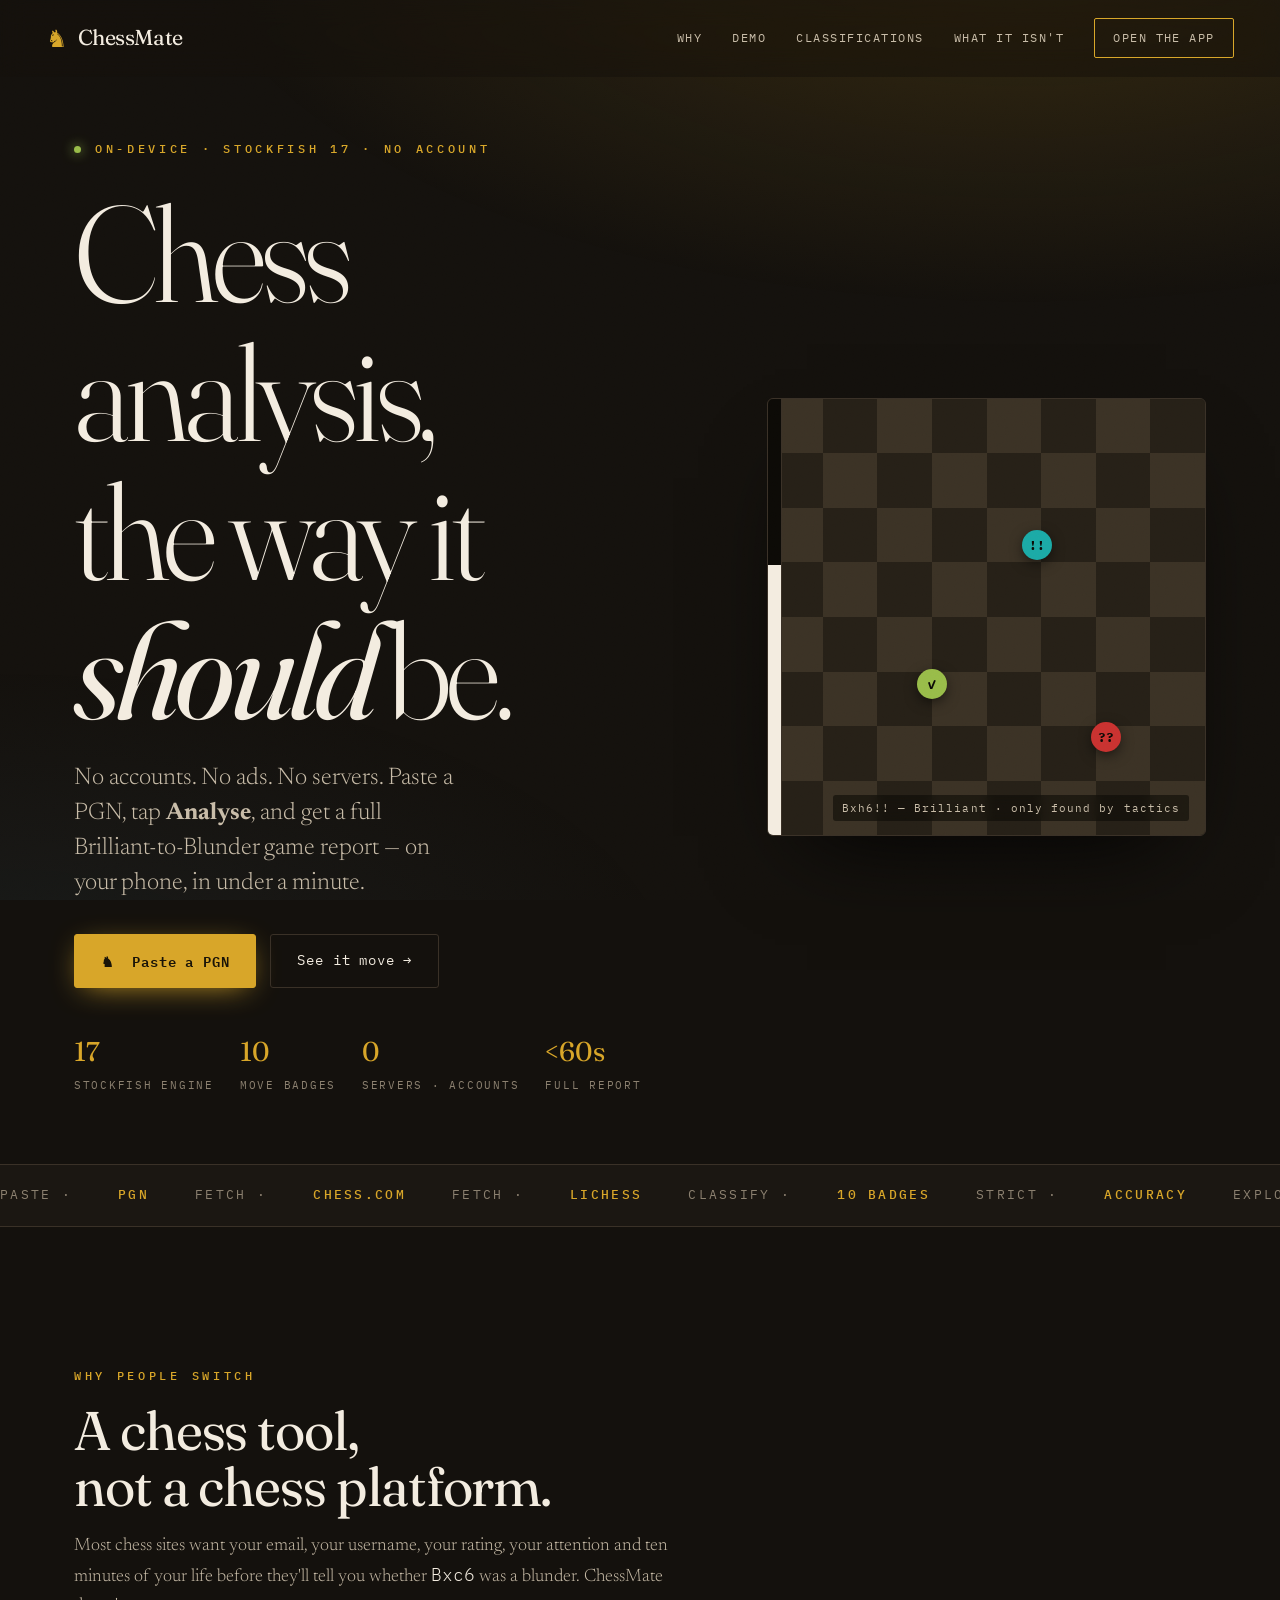
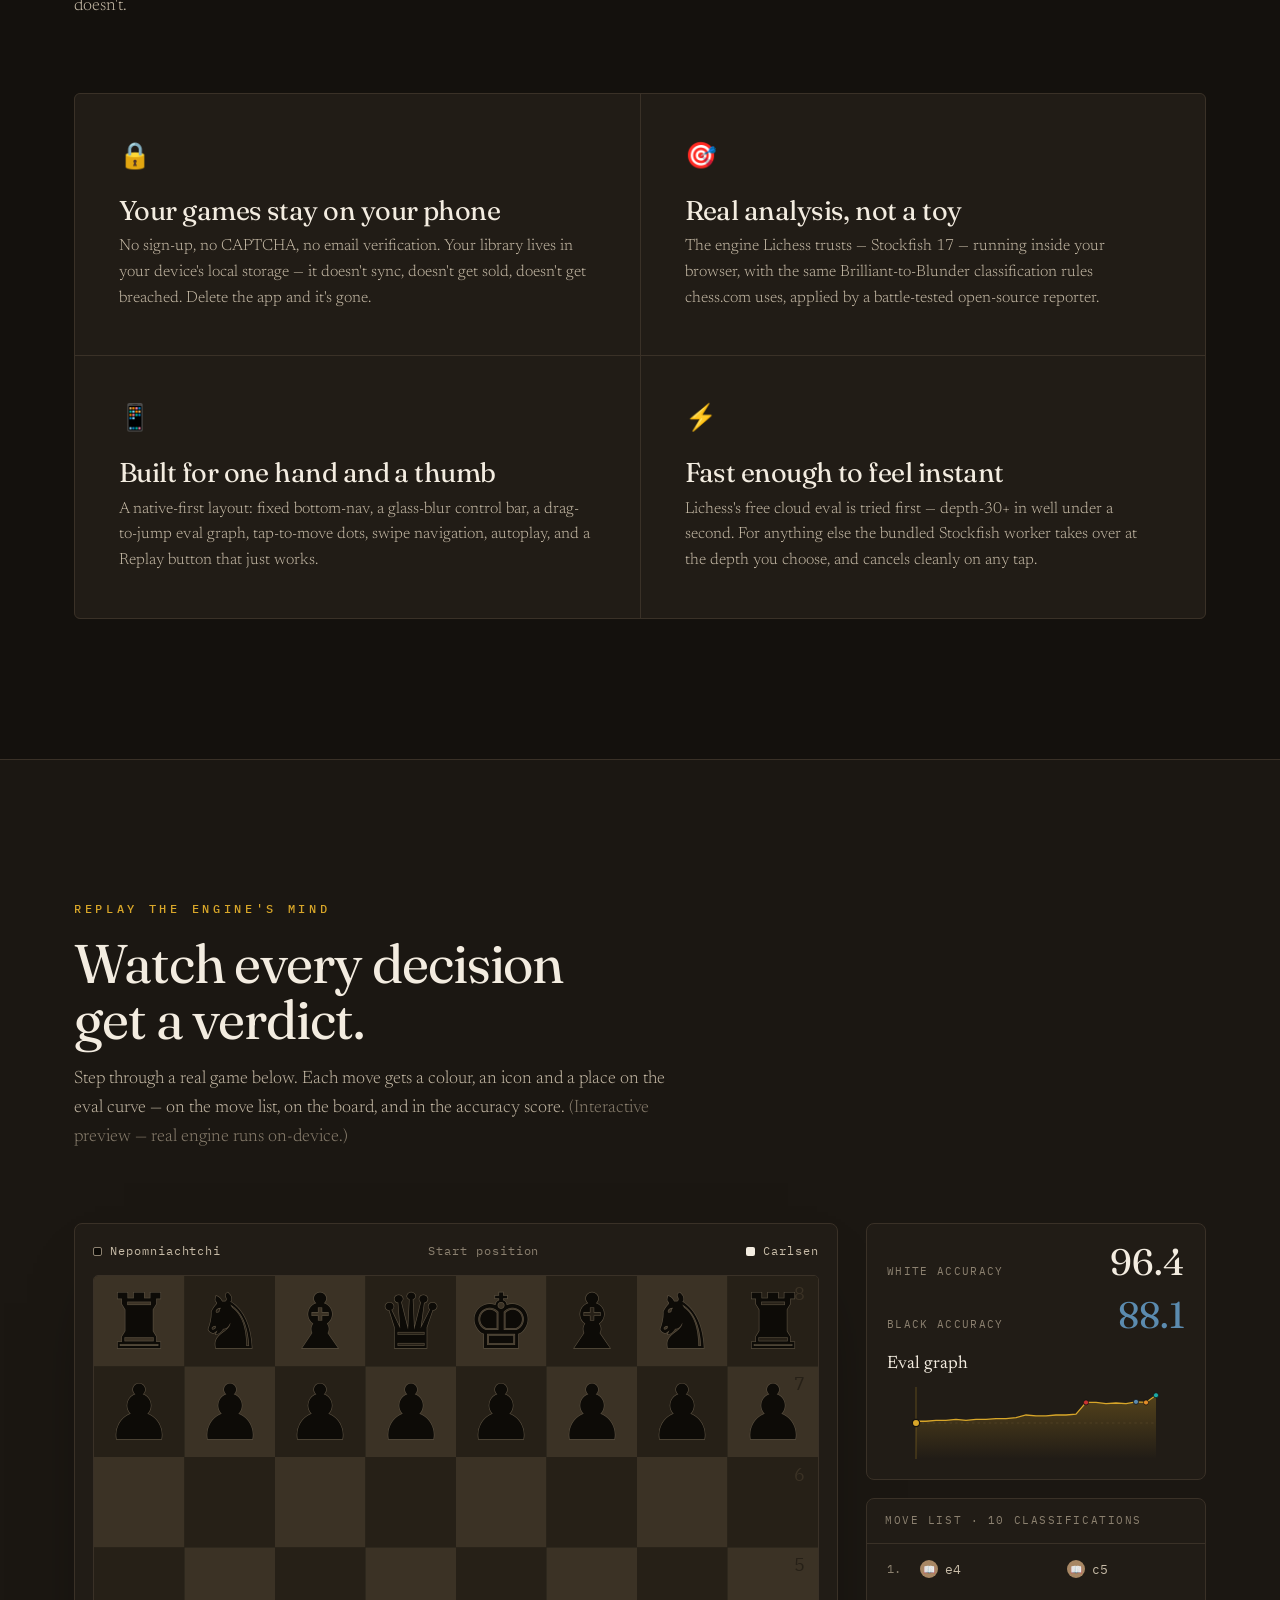
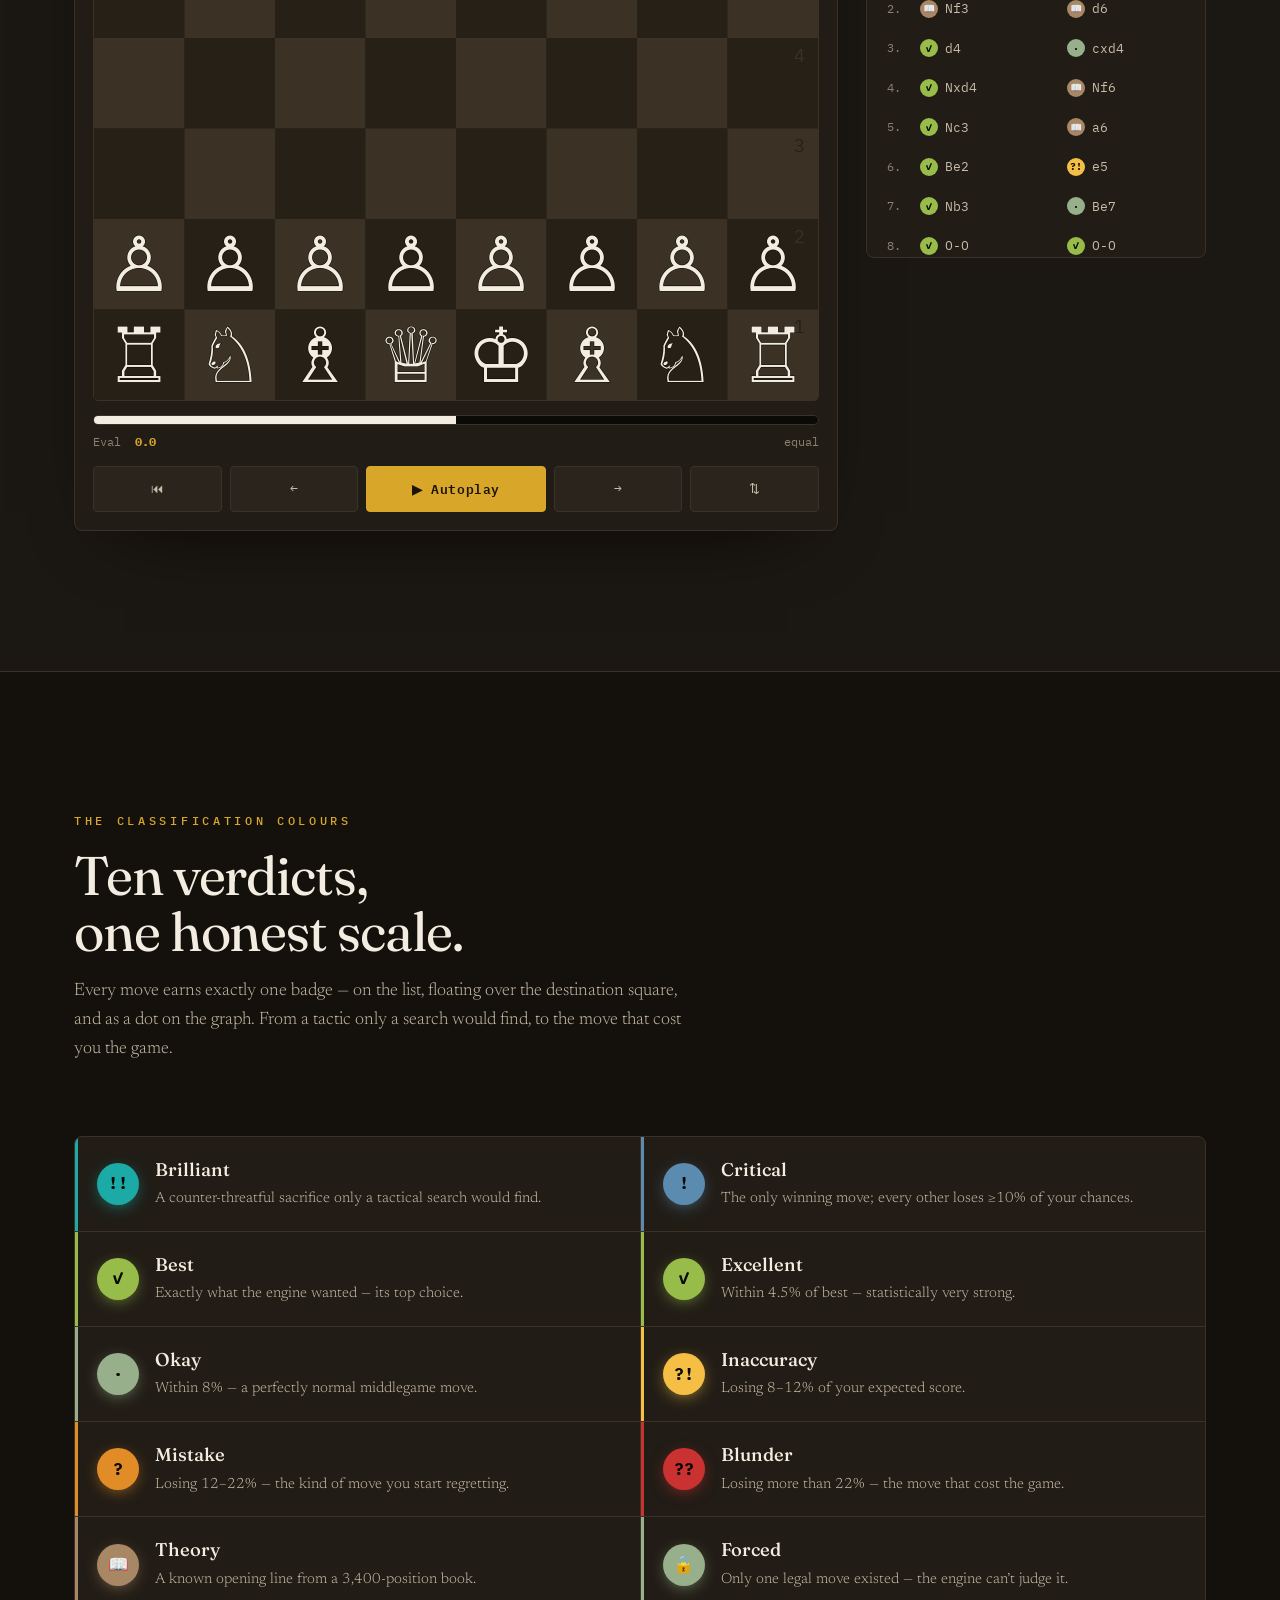
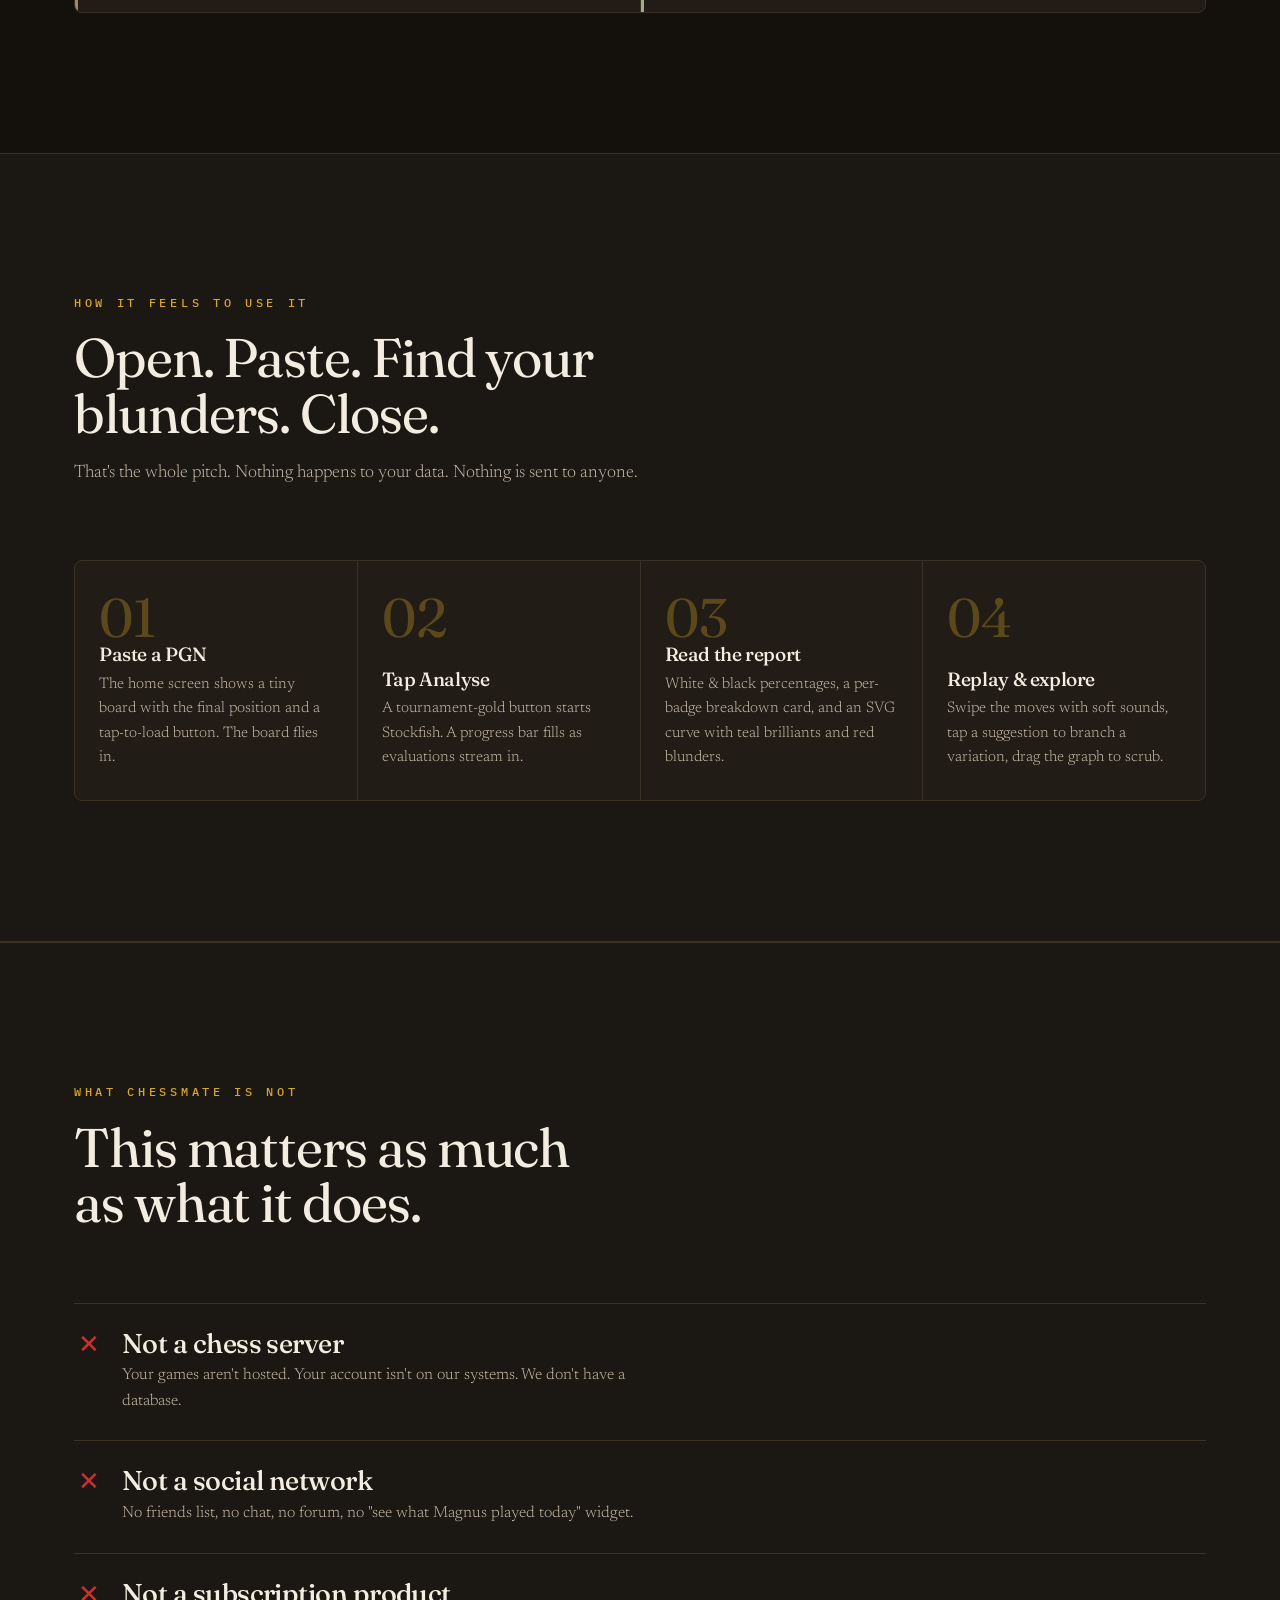
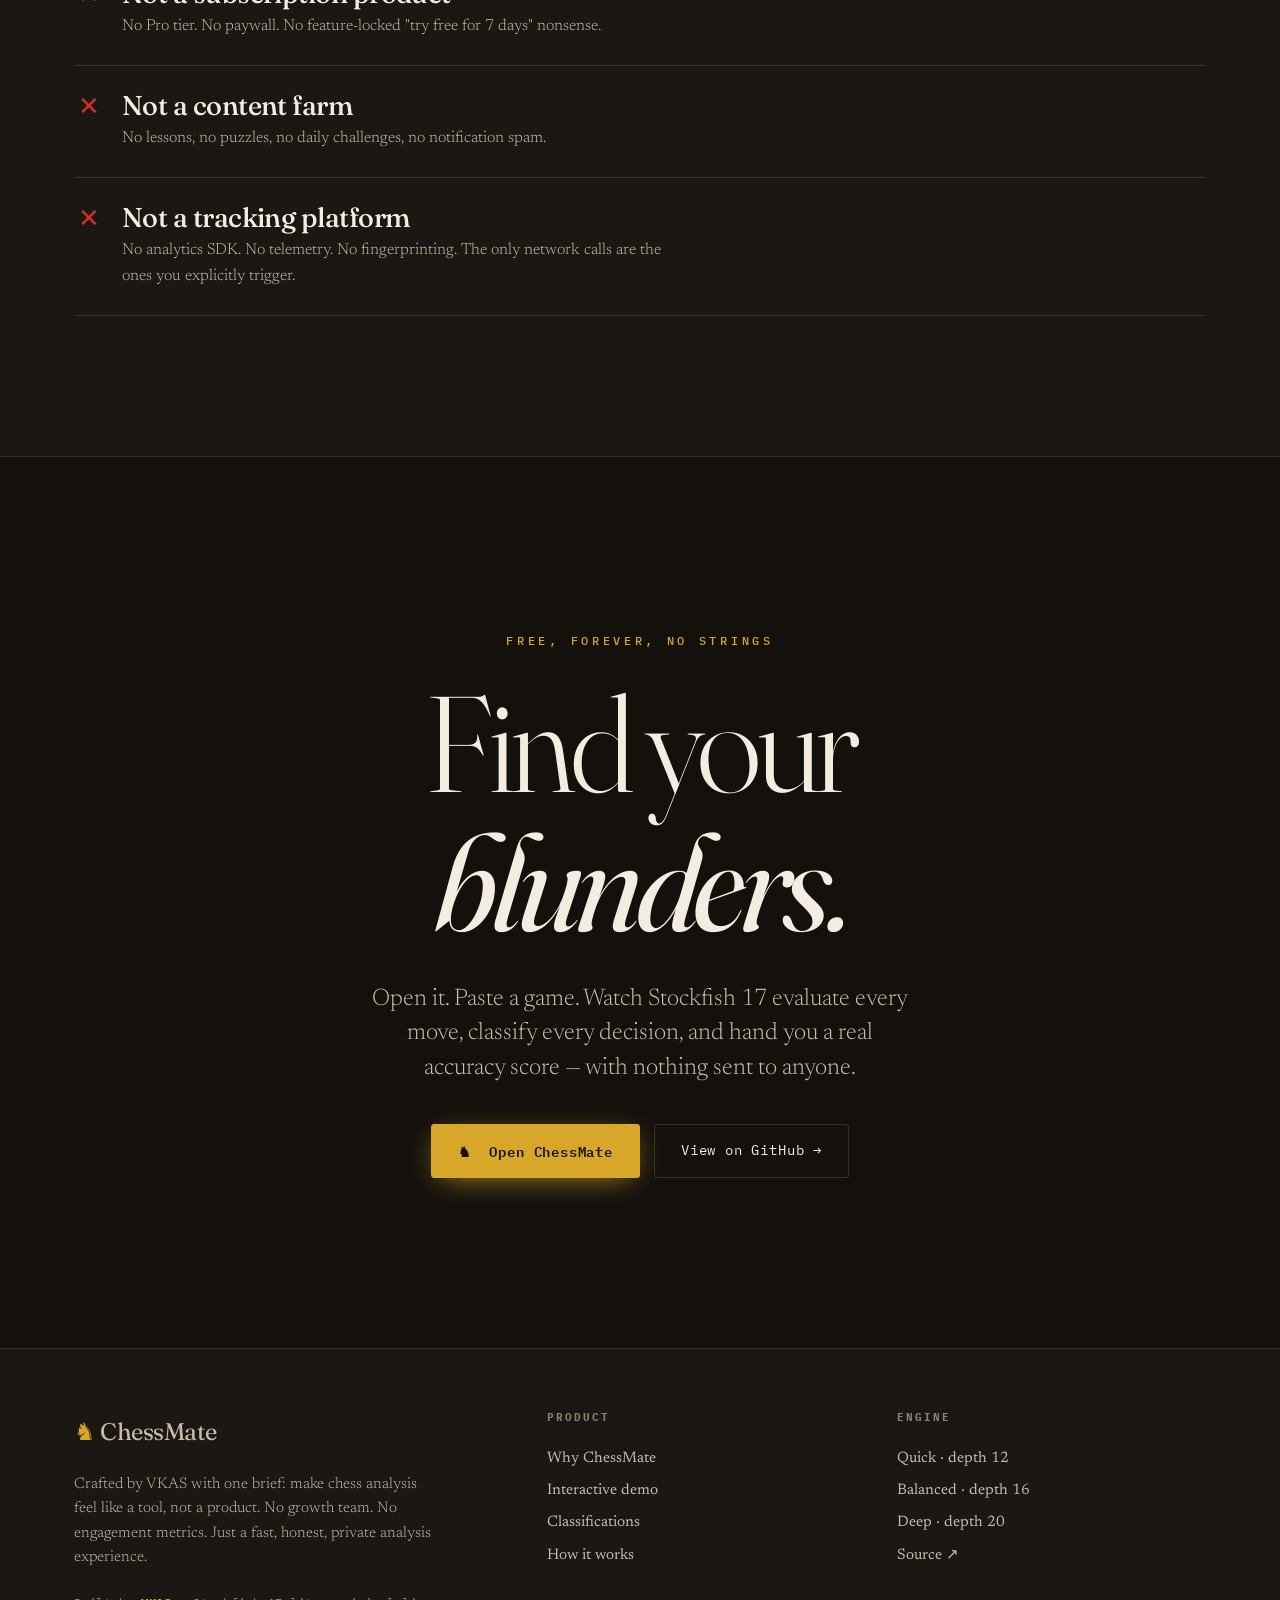
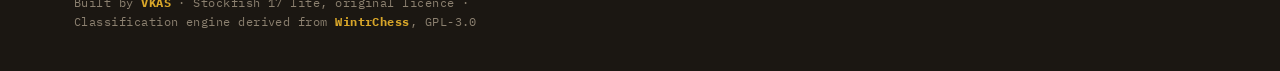
<file: index.html>
<!DOCTYPE html>
<html lang="en">
<head>
<meta charset="UTF-8" />
<meta name="viewport" content="width=device-width, initial-scale=1, viewport-fit=cover" />
<title>ChessMate — Chess analysis, the way it should be</title>
<meta name="description" content="Paste a PGN, tap Analyse, get a full Brilliant-to-Blunder game report powered by Stockfish 17 — on your phone, in under a minute. No accounts. No ads. No servers." />
<meta name="theme-color" content="#14110d" />
<meta property="og:title" content="ChessMate — a chess tool, not a chess platform" />
<meta property="og:description" content="Stockfish 17 in your browser. Real accuracy, ten move classifications, full game report. Runs entirely on-device. Free, forever." />
<link rel="icon" href="data:image/svg+xml,%3Csvg xmlns='http://www.w3.org/2000/svg' viewBox='0 0 32 32'%3E%3Ctext y='26' font-size='26'%3E%E2%99%9E%3C/text%3E%3C/svg%3E" />
<link rel="stylesheet" href="styles.css" />
</head>
<body>

<!-- ░░░ NAV ░░░ -->
<nav class="nav" id="nav">
  <a class="brand" href="#top"><span class="knight">♞</span> ChessMate</a>
  <div class="nav-links">
    <a href="#why">Why</a>
    <a href="#demo">Demo</a>
    <a href="#legend">Classifications</a>
    <a href="#not">What it isn't</a>
    <a class="nav-cta" href="./app.html">Open the app</a>
  </div>
</nav>

<!-- ░░░ HERO ░░░ -->
<header class="hero" id="top">
  <div class="wrap">
    <div>
      <div class="hero-tag reveal in">
        <span class="dot"></span>
        <span class="eyebrow">On-device · Stockfish 17 · No account</span>
      </div>
      <h1 class="display reveal in" data-d="1">Chess analysis,<br />the way it <em>should</em> be.</h1>
      <p class="lead sub reveal in" data-d="2">No accounts. No ads. No servers. Paste a PGN, tap <b>Analyse</b>, and get a full Brilliant-to-Blunder game report — on your phone, in under a minute.</p>
      <div class="hero-actions reveal in" data-d="3">
        <a class="btn btn-gold" href="./app.html">♞ &nbsp;Paste a PGN</a>
        <a class="btn btn-ghost" href="#demo">See it move →</a>
      </div>
      <div class="hero-meta reveal in" data-d="4">
        <div><span class="k">17</span><span class="v">Stockfish engine</span></div>
        <div><span class="k">10</span><span class="v">Move badges</span></div>
        <div><span class="k">0</span><span class="v">Servers · accounts</span></div>
        <div><span class="k">&lt;60s</span><span class="v">Full report</span></div>
      </div>
    </div>

    <!-- decorative board -->
    <div class="hero-board reveal in" data-d="2" aria-hidden="true">
      <div class="hb-grid" id="hbGrid"></div>
      <div class="hb-eval"></div>
      <div class="hb-badge" style="left:58%;top:30%;background:var(--c-brilliant);animation-delay:.6s">!!</div>
      <div class="hb-badge" style="left:34%;top:62%;background:var(--c-best);animation-delay:.9s">✓</div>
      <div class="hb-badge" style="left:74%;top:74%;background:var(--c-blunder);animation-delay:1.2s">??</div>
      <span class="hero-cap">Bxh6!! — Brilliant · only found by tactics</span>
    </div>
  </div>
</header>

<!-- ░░░ STRIP ░░░ -->
<div class="strip" aria-hidden="true">
  <div class="strip-track">
    <span>
      <span>Paste · <b>PGN</b></span><span>Fetch · <b>Chess.com</b></span><span>Fetch · <b>Lichess</b></span>
      <span>Classify · <b>10 badges</b></span><span>Strict · <b>accuracy</b></span><span>Explore · <b>variations</b></span>
      <span>Save · <b>IndexedDB</b></span><span>Install · <b>PWA</b></span><span>Private · <b>by default</b></span>
    </span>
    <span>
      <span>Paste · <b>PGN</b></span><span>Fetch · <b>Chess.com</b></span><span>Fetch · <b>Lichess</b></span>
      <span>Classify · <b>10 badges</b></span><span>Strict · <b>accuracy</b></span><span>Explore · <b>variations</b></span>
      <span>Save · <b>IndexedDB</b></span><span>Install · <b>PWA</b></span><span>Private · <b>by default</b></span>
    </span>
  </div>
</div>

<!-- ░░░ WHY ░░░ -->
<section id="why">
  <div class="wrap">
    <div class="sec-head reveal">
      <span class="eyebrow">Why people switch</span>
      <h2>A chess tool,<br/>not a chess platform.</h2>
      <p>Most chess sites want your email, your username, your rating, your attention and ten minutes of your life before they'll tell you whether <span class="mono" style="color:var(--ink)">Bxc6</span> was a blunder. ChessMate doesn't.</p>
    </div>
    <div class="why-grid reveal">
      <div class="why"><span class="ic">🔒</span><h3>Your games stay on your phone</h3><p>No sign-up, no CAPTCHA, no email verification. Your library lives in your device's local storage — it doesn't sync, doesn't get sold, doesn't get breached. Delete the app and it's gone.</p></div>
      <div class="why"><span class="ic">🎯</span><h3>Real analysis, not a toy</h3><p>The engine Lichess trusts — Stockfish 17 — running inside your browser, with the same Brilliant-to-Blunder classification rules chess.com uses, applied by a battle-tested open-source reporter.</p></div>
      <div class="why"><span class="ic">📱</span><h3>Built for one hand and a thumb</h3><p>A native-first layout: fixed bottom-nav, a glass-blur control bar, a drag-to-jump eval graph, tap-to-move dots, swipe navigation, autoplay, and a Replay button that just works.</p></div>
      <div class="why"><span class="ic">⚡</span><h3>Fast enough to feel instant</h3><p>Lichess's free cloud eval is tried first — depth-30+ in well under a second. For anything else the bundled Stockfish worker takes over at the depth you choose, and cancels cleanly on any tap.</p></div>
    </div>
  </div>
</section>

<!-- ░░░ DEMO ░░░ -->
<section class="demo" id="demo">
  <div class="wrap">
    <div class="sec-head reveal">
      <span class="eyebrow">Replay the engine's mind</span>
      <h2>Watch every decision<br/>get a verdict.</h2>
      <p>Step through a real game below. Each move gets a colour, an icon and a place on the eval curve — on the move list, on the board, and in the accuracy score. <span class="muted">(Interactive preview — real engine runs on-device.)</span></p>
    </div>

    <div class="demo-shell reveal">
      <!-- BOARD -->
      <div class="board-card">
        <div class="board-top">
          <span class="player b"><span class="pc"></span>Nepomniachtchi</span>
          <span class="mono" id="moveLabel">Start position</span>
          <span class="player"><span class="pc"></span>Carlsen</span>
        </div>
        <div class="board"><svg id="boardSvg" viewBox="0 0 800 800" role="img" aria-label="Chess board"></svg></div>

        <div class="evalbar"><div class="white" id="evalWhite" style="width:50%"></div></div>
        <div class="eval-readout">
          <span>Eval&nbsp; <b id="evalNum">0.0</b></span>
          <span id="evalSide">equal</span>
        </div>

        <div class="controls">
          <button class="ctrl" id="btnStart" aria-label="First move">⏮</button>
          <button class="ctrl" id="btnPrev" aria-label="Previous">←</button>
          <button class="ctrl play" id="btnPlay">▶ Autoplay</button>
          <button class="ctrl" id="btnNext" aria-label="Next">→</button>
          <button class="ctrl" id="btnFlip" aria-label="Flip board">⇅</button>
        </div>
      </div>

      <!-- SIDE -->
      <div class="side">
        <div class="acc-card">
          <div class="acc-row">
            <div><div class="lab">White accuracy</div></div>
            <div class="num w">96.4</div>
          </div>
          <div class="acc-row">
            <div><div class="lab">Black accuracy</div></div>
            <div class="num bk">88.1</div>
          </div>
          <div class="lab" style="margin-bottom:8px">Eval graph</div>
          <svg id="graphSvg" viewBox="0 0 300 90" style="width:100%;height:72px;cursor:crosshair" role="img" aria-label="Evaluation graph"></svg>
        </div>

        <div class="move-card">
          <div class="mc-head">Move list · 10 classifications</div>
          <div class="movelist" id="movelist"></div>
        </div>
      </div>
    </div>
  </div>
</section>

<!-- ░░░ LEGEND ░░░ -->
<section id="legend">
  <div class="wrap">
    <div class="sec-head reveal">
      <span class="eyebrow">The classification colours</span>
      <h2>Ten verdicts,<br/>one honest scale.</h2>
      <p>Every move earns exactly one badge — on the list, floating over the destination square, and as a dot on the graph. From a tactic only a search would find, to the move that cost you the game.</p>
    </div>
    <div class="legend-grid reveal" id="legendGrid"></div>
  </div>
</section>

<!-- ░░░ FLOW ░░░ -->
<section class="demo" id="flow">
  <div class="wrap">
    <div class="sec-head reveal">
      <span class="eyebrow">How it feels to use it</span>
      <h2>Open. Paste. Find your blunders. Close.</h2>
      <p>That's the whole pitch. Nothing happens to your data. Nothing is sent to anyone.</p>
    </div>
    <div class="flow reveal">
      <div class="step"><span class="n">01</span><h3>Paste a PGN</h3><p>The home screen shows a tiny board with the final position and a tap-to-load button. The board flies in.</p></div>
      <div class="step"><span class="n">02</span><h3>Tap Analyse</h3><p>A tournament-gold button starts Stockfish. A progress bar fills as evaluations stream in.</p></div>
      <div class="step"><span class="n">03</span><h3>Read the report</h3><p>White & black percentages, a per-badge breakdown card, and an SVG curve with teal brilliants and red blunders.</p></div>
      <div class="step"><span class="n">04</span><h3>Replay & explore</h3><p>Swipe the moves with soft sounds, tap a suggestion to branch a variation, drag the graph to scrub.</p></div>
    </div>
  </div>
</section>

<!-- ░░░ WHAT IT'S NOT ░░░ -->
<section class="not-sec" id="not">
  <div class="wrap">
    <div class="sec-head reveal">
      <span class="eyebrow">What ChessMate is not</span>
      <h2>This matters as much<br/>as what it does.</h2>
    </div>
    <div class="not-list reveal">
      <div class="not-item"><span class="x">✕</span><div><h3>Not a chess server</h3><p>Your games aren't hosted. Your account isn't on our systems. We don't have a database.</p></div></div>
      <div class="not-item"><span class="x">✕</span><div><h3>Not a social network</h3><p>No friends list, no chat, no forum, no "see what Magnus played today" widget.</p></div></div>
      <div class="not-item"><span class="x">✕</span><div><h3>Not a subscription product</h3><p>No Pro tier. No paywall. No feature-locked "try free for 7 days" nonsense.</p></div></div>
      <div class="not-item"><span class="x">✕</span><div><h3>Not a content farm</h3><p>No lessons, no puzzles, no daily challenges, no notification spam.</p></div></div>
      <div class="not-item"><span class="x">✕</span><div><h3>Not a tracking platform</h3><p>No analytics SDK. No telemetry. No fingerprinting. The only network calls are the ones you explicitly trigger.</p></div></div>
    </div>
  </div>
</section>

<!-- ░░░ CTA ░░░ -->
<section class="cta" id="cta">
  <div class="wrap reveal">
    <span class="eyebrow">Free, forever, no strings</span>
    <h2 class="display">Find your<br/><em>blunders.</em></h2>
    <p class="lead">Open it. Paste a game. Watch Stockfish 17 evaluate every move, classify every decision, and hand you a real accuracy score — with nothing sent to anyone.</p>
    <div class="hero-actions" style="justify-content:center">
      <a class="btn btn-gold" href="./app.html">♞ &nbsp;Open ChessMate</a>
      <a class="btn btn-ghost" href="https://github.com/vkas-testacc/webpage-demo" target="_blank" rel="noopener">View on GitHub →</a>
    </div>
  </div>
</section>

<!-- ░░░ FOOTER ░░░ -->
<footer class="footer">
  <div class="wrap">
    <div>
      <a class="brand" href="#top" style="font-size:1.5rem;margin-bottom:18px"><span class="knight">♞</span> ChessMate</a>
      <p class="colofon">Crafted by VKAS with one brief: make chess analysis feel like a tool, not a product. No growth team. No engagement metrics. Just a fast, honest, private analysis experience.</p>
      <p class="credit">Built by <b>VKAS</b> · Stockfish 17 lite, original licence · Classification engine derived from <b>WintrChess</b>, GPL-3.0</p>
    </div>
    <div>
      <h4>Product</h4>
      <a href="#why">Why ChessMate</a>
      <a href="#demo">Interactive demo</a>
      <a href="#legend">Classifications</a>
      <a href="#flow">How it works</a>
    </div>
    <div>
      <h4>Engine</h4>
      <a href="#">Quick · depth 12</a>
      <a href="#">Balanced · depth 16</a>
      <a href="#">Deep · depth 20</a>
      <a href="https://github.com/vkas-testacc/webpage-demo" target="_blank" rel="noopener">Source ↗</a>
    </div>
  </div>
</footer>

<script src="app.js"></script>
</body>
</html>
</file>
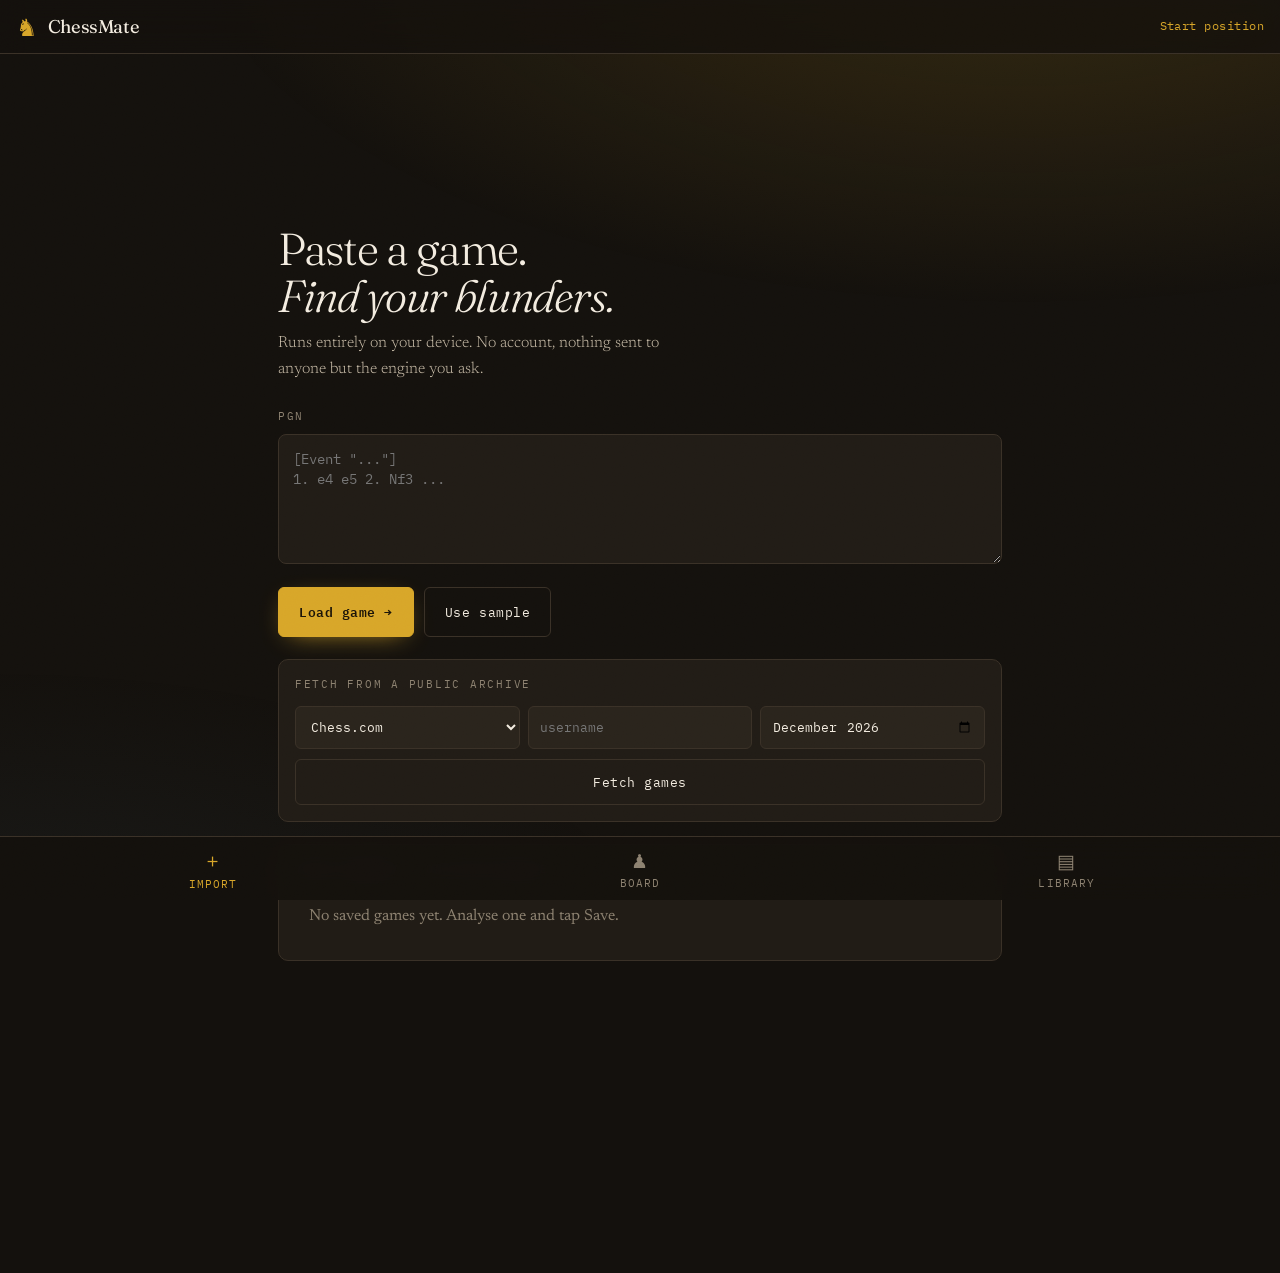
<file: app.html>
<!DOCTYPE html>
<html lang="en">
<head>
<meta charset="UTF-8" />
<meta name="viewport" content="width=device-width, initial-scale=1, maximum-scale=1, viewport-fit=cover" />
<title>ChessMate — Analysis</title>
<meta name="theme-color" content="#14110d" />
<link rel="manifest" href="./manifest.json" />
<link rel="icon" href="data:image/svg+xml,%3Csvg xmlns='http://www.w3.org/2000/svg' viewBox='0 0 32 32'%3E%3Ctext y='26' font-size='26'%3E%E2%99%9E%3C/text%3E%3C/svg%3E" />
<link rel="stylesheet" href="styles.css" />
<link rel="stylesheet" href="app.css" />
</head>
<body class="app">

<!-- top bar -->
<header class="appbar">
  <a class="brand" href="./index.html"><span class="knight">♞</span> ChessMate</a>
  <span class="appbar-tag mono" id="turnLabel">Start position</span>
</header>

<main class="app-main">

  <!-- ============ HOME / IMPORT ============ -->
  <section class="view active" id="view-home">
    <div class="pad">
      <h1 class="vh">Paste a game.<br/><em>Find your blunders.</em></h1>
      <p class="vsub">Runs entirely on your device. No account, nothing sent to anyone but the engine you ask.</p>

      <label class="fld-lab mono">PGN</label>
      <textarea id="pgnInput" class="pgn-input" placeholder="[Event &quot;...&quot;]&#10;1. e4 e5 2. Nf3 ..."></textarea>
      <div class="row">
        <button class="btn btn-gold" id="loadBtn">Load game →</button>
        <button class="btn btn-ghost" id="sampleBtn">Use sample</button>
      </div>

      <div class="card fetch-card">
        <div class="fetch-head mono">Fetch from a public archive</div>
        <div class="fetch-grid">
          <select id="fetchSrc" class="inp">
            <option value="chesscom">Chess.com</option>
            <option value="lichess">Lichess</option>
          </select>
          <input id="fetchUser" class="inp" placeholder="username" />
          <input id="fetchMonth" class="inp" type="month" />
        </div>
        <button class="btn btn-ghost full" id="fetchBtn">Fetch games</button>
        <div class="fetch-results" id="fetchResults" style="display:none"></div>
      </div>

      <div class="card">
        <div class="fetch-head mono">Your library · on this device</div>
        <div id="library"></div>
      </div>
    </div>
  </section>

  <!-- ============ BOARD / ANALYSIS ============ -->
  <section class="view" id="view-board">
    <div class="board-wrap">
      <div class="players">
        <span class="pl" id="pBlack">Black</span>
        <span class="ev mono"><b id="evalText">–</b></span>
        <span class="pl" id="pWhite">White</span>
      </div>
      <div class="board-row">
        <div class="evalbar"><div class="evalfill" id="evalFill" style="height:50%"></div></div>
        <div class="board-box"><svg id="board" viewBox="0 0 800 800" role="img" aria-label="Chess board"></svg></div>
      </div>

      <button class="alt-banner" id="altBanner" style="display:none">
        <span class="alt-ic">↪</span><span class="alt-txt">Engine preferred …</span><span class="alt-go mono">play it</span>
      </button>
    </div>

    <!-- analyse controls -->
    <div class="analyse-bar">
      <div class="str-pick">
        <button class="str" data-s="quick">Quick<span class="mono">d12</span></button>
        <button class="str" data-s="balanced">Balanced<span class="mono">d16</span></button>
        <button class="str" data-s="deep">Deep<span class="mono">d20</span></button>
      </div>
      <button class="btn btn-gold full" id="analyseBtn">Analyse game</button>
      <div class="progress" id="progress" style="display:none">
        <div class="prog-track"><div class="prog-fill" id="progFill"></div></div>
        <span class="mono prog-text" id="progText">Analysing…</span>
      </div>
    </div>

    <!-- report -->
    <div class="report" id="report" style="display:none">
      <div class="acc-grid">
        <div class="acc"><span class="acc-lab mono">White</span><span class="acc-num w" id="accW">–</span></div>
        <div class="acc"><span class="acc-lab mono">Accuracy</span><span class="acc-num mid">⌁</span></div>
        <div class="acc"><span class="acc-lab mono">Black</span><span class="acc-num b" id="accB">–</span></div>
      </div>
      <div class="bd-grid">
        <div class="bd" id="bdW"></div>
        <div class="bd-lab mono">per-badge</div>
        <div class="bd" id="bdB"></div>
      </div>
    </div>

    <!-- eval graph -->
    <div class="graph-card">
      <div class="fetch-head mono">Eval graph · drag to scrub</div>
      <svg id="graph" viewBox="0 0 300 80" role="img" aria-label="Evaluation graph"></svg>
    </div>

    <!-- move list -->
    <div class="movecard">
      <div class="fetch-head mono">Moves</div>
      <div class="movelist" id="movelist"></div>
    </div>
  </section>

  <!-- ============ LIBRARY (full) ============ -->
  <section class="view" id="view-library">
    <div class="pad">
      <h1 class="vh">Library</h1>
      <p class="vsub">Saved on this device with full classifications. Tap to reopen, trash to forget.</p>
      <div class="card"><div id="library2"></div></div>
    </div>
  </section>

</main>

<!-- glass control bar (board view) -->
<div class="ctrlbar" id="ctrlbar">
  <button class="cbtn" id="cStart" title="Start">⏮</button>
  <button class="cbtn" id="cPrev" title="Prev">←</button>
  <button class="cbtn play" id="cPlay" title="Autoplay">▶</button>
  <button class="cbtn" id="cNext" title="Next">→</button>
  <button class="cbtn" id="cFlip" title="Flip">⇅</button>
  <button class="cbtn" id="arrowBtn" title="Arrows">⤳ off</button>
  <button class="cbtn" id="saveBtn" title="Save">💾</button>
  <button class="cbtn" id="shareBtn" title="Share">↗</button>
</div>

<!-- bottom nav -->
<nav class="bottomnav">
  <button class="tab active" data-view="home"><span>＋</span>Import</button>
  <button class="tab" data-view="board"><span>♟</span>Board</button>
  <button class="tab" data-view="library"><span>▤</span>Library</button>
</nav>

<!-- share sheet -->
<div class="sheet" id="shareSheet">
  <div class="sheet-inner">
    <div class="sheet-head"><b>Share</b><button id="shareClose">✕</button></div>
    <label class="fld-lab mono">FEN · current position</label>
    <textarea class="share-ta" id="shareFen" rows="2" readonly></textarea>
    <button class="btn btn-ghost full copy-btn" data-target="#shareFen">Copy FEN</button>
    <label class="fld-lab mono" style="margin-top:16px">PGN · full game + variations</label>
    <textarea class="share-ta" id="sharePgn" rows="5" readonly></textarea>
    <button class="btn btn-gold full copy-btn" data-target="#sharePgn">Copy PGN</button>
  </div>
</div>

<div class="toast" id="toast"></div>

<script type="module" src="app-main.js"></script>
</body>
</html>
</file>
<file: styles.css>
/* ============================================================
   ChessMate — design system
   Aesthetic: dark tournament hall + tournament gold
   Editorial serif display · mono instrument voice · grain
   ============================================================ */

@import url('https://fonts.googleapis.com/css2?family=Fraunces:ital,opsz,wght@0,9..144,300;0,9..144,400;0,9..144,500;0,9..144,600;1,9..144,400&family=Newsreader:ital@0;1&family=IBM+Plex+Mono:wght@400;500;600&display=swap');

:root{
  /* base — warm charcoal "board hall" */
  --bg:        #14110d;
  --bg-2:      #1b1712;
  --panel:     #211c16;
  --panel-2:   #2a241c;
  --line:      #3a3127;
  --ink:       #f3ece0;   /* bone */
  --ink-soft:  #c8bca8;
  --ink-dim:   #8c8170;
  --gold:      #d8a629;   /* tournament gold */
  --gold-deep: #b3851a;
  --gold-glow: rgba(216,166,41,.18);

  /* classification palette (from brief) */
  --c-brilliant:#1baaa6;
  --c-critical: #5b8baf;
  --c-best:     #98bc49;
  --c-okay:     #97af8b;
  --c-inacc:    #f4bf44;
  --c-mistake:  #e28c28;
  --c-blunder:  #c93230;
  --c-theory:   #a88764;

  --serif:'Fraunces',Georgia,serif;
  --read:'Newsreader',Georgia,serif;
  --mono:'IBM Plex Mono',ui-monospace,monospace;

  --maxw:1180px;
  --ease:cubic-bezier(.22,.61,.36,1);
}

*{box-sizing:border-box;margin:0;padding:0}
html{scroll-behavior:smooth;-webkit-text-size-adjust:100%}
body{
  background:var(--bg);
  color:var(--ink);
  font-family:var(--read);
  font-size:18px;line-height:1.6;
  -webkit-font-smoothing:antialiased;
  overflow-x:hidden;
  position:relative;
}

/* film grain overlay */
body::after{
  content:"";position:fixed;inset:0;pointer-events:none;z-index:9999;
  opacity:.05;mix-blend-mode:overlay;
  background-image:url("data:image/svg+xml,%3Csvg xmlns='http://www.w3.org/2000/svg' width='160' height='160'%3E%3Cfilter id='n'%3E%3CfeTurbulence type='fractalNoise' baseFrequency='.9' numOctaves='3'/%3E%3C/filter%3E%3Crect width='100%25' height='100%25' filter='url(%23n)'/%3E%3C/svg%3E");
}
/* soft top vignette + gold haze */
body::before{
  content:"";position:fixed;inset:0;pointer-events:none;z-index:0;
  background:
    radial-gradient(120% 80% at 80% -10%, var(--gold-glow), transparent 55%),
    radial-gradient(90% 60% at 0% 110%, rgba(91,139,175,.08), transparent 60%);
}

::selection{background:var(--gold);color:#1a1408}

a{color:inherit;text-decoration:none}
img,svg{display:block;max-width:100%}

.wrap{max-width:var(--maxw);margin:0 auto;padding:0 24px;position:relative;z-index:1}

/* ---------- type scale ---------- */
.eyebrow{
  font-family:var(--mono);font-size:.72rem;letter-spacing:.32em;
  text-transform:uppercase;color:var(--gold);font-weight:500;
}
h1,h2,h3{font-family:var(--serif);font-weight:400;line-height:1.02;letter-spacing:-.02em}
.display{
  font-size:clamp(3.2rem,11vw,8.5rem);font-weight:300;letter-spacing:-.04em;
}
.display em{font-style:italic;font-weight:400}
h2{font-size:clamp(2rem,5vw,3.4rem)}
h3{font-size:clamp(1.3rem,2.6vw,1.7rem)}
.lead{font-size:clamp(1.15rem,2.4vw,1.5rem);color:var(--ink-soft);font-weight:300;line-height:1.45}
.mono{font-family:var(--mono)}
.muted{color:var(--ink-dim)}

/* ============================================================
   NAV
   ============================================================ */
.nav{
  position:fixed;top:0;left:0;right:0;z-index:100;
  display:flex;align-items:center;justify-content:space-between;
  padding:18px clamp(20px,4vw,46px);
  background:rgba(20,17,13,.55);
  backdrop-filter:blur(14px) saturate(140%);
  -webkit-backdrop-filter:blur(14px) saturate(140%);
  border-bottom:1px solid transparent;transition:border-color .4s,background .4s;
}
.nav.scrolled{border-bottom-color:var(--line);background:rgba(20,17,13,.82)}
.brand{display:flex;align-items:center;gap:10px;font-family:var(--serif);font-size:1.35rem;letter-spacing:-.02em}
.brand .knight{color:var(--gold);font-size:1.5rem;line-height:1;transform:translateY(1px)}
.nav-links{display:flex;gap:30px;align-items:center}
.nav-links a{font-family:var(--mono);font-size:.78rem;letter-spacing:.12em;text-transform:uppercase;color:var(--ink-soft);transition:color .25s}
.nav-links a:hover{color:var(--gold)}
.nav-cta{
  font-family:var(--mono);font-size:.78rem;letter-spacing:.1em;text-transform:uppercase;
  border:1px solid var(--gold);color:var(--gold);padding:9px 18px;border-radius:2px;
  transition:.25s;
}
.nav-cta:hover{background:var(--gold);color:#1a1408}
@media(max-width:760px){.nav-links a:not(.nav-cta){display:none}}

/* ============================================================
   HERO
   ============================================================ */
.hero{
  min-height:100svh;display:flex;flex-direction:column;justify-content:center;
  padding:140px 0 70px;position:relative;overflow:hidden;
}
.hero .wrap{display:grid;grid-template-columns:1.25fr .85fr;gap:48px;align-items:center}
@media(max-width:920px){.hero .wrap{grid-template-columns:1fr;gap:36px}}

.hero-tag{display:flex;gap:14px;align-items:center;margin-bottom:26px}
.hero-tag .dot{width:7px;height:7px;border-radius:50%;background:var(--c-best);box-shadow:0 0 12px var(--c-best);animation:pulse 2.4s var(--ease) infinite}
@keyframes pulse{0%,100%{opacity:1}50%{opacity:.35}}

.hero h1{margin:6px 0 22px}
.hero .sub{max-width:30ch;margin-bottom:34px}
.hero-actions{display:flex;gap:14px;flex-wrap:wrap;align-items:center}

.btn{
  font-family:var(--mono);font-size:.85rem;letter-spacing:.06em;
  padding:15px 26px;border-radius:3px;cursor:pointer;border:1px solid var(--line);
  background:transparent;color:var(--ink);transition:.28s var(--ease);
  display:inline-flex;align-items:center;gap:9px;
}
.btn-gold{
  background:var(--gold);color:#1a1408;border-color:var(--gold);font-weight:600;
  box-shadow:0 6px 30px -10px var(--gold);
}
.btn-gold:hover{transform:translateY(-2px);box-shadow:0 14px 40px -12px var(--gold)}
.btn-ghost:hover{border-color:var(--gold);color:var(--gold)}

.hero-meta{display:flex;gap:26px;margin-top:42px;flex-wrap:wrap}
.hero-meta div{display:flex;flex-direction:column;gap:3px}
.hero-meta .k{font-family:var(--serif);font-size:1.7rem;color:var(--gold)}
.hero-meta .v{font-family:var(--mono);font-size:.68rem;letter-spacing:.16em;text-transform:uppercase;color:var(--ink-dim)}

/* hero visual — decorative board with a brilliancy */
.hero-board{
  position:relative;aspect-ratio:1;border-radius:6px;overflow:hidden;
  border:1px solid var(--line);
  box-shadow:0 40px 90px -40px #000, inset 0 0 0 1px rgba(255,255,255,.02);
  background:var(--panel);
}
.hb-grid{display:grid;grid-template-columns:repeat(8,1fr);grid-template-rows:repeat(8,1fr);width:100%;height:100%}
.hb-grid i{display:block}
.hb-grid i.l{background:#3b3225}
.hb-grid i.d{background:#262017}
.hb-badge{
  position:absolute;width:30px;height:30px;border-radius:50%;display:grid;place-items:center;
  font-family:var(--mono);font-weight:700;font-size:.82rem;color:#0c0a06;
  box-shadow:0 4px 16px -4px #000;transform:scale(0);animation:badgePop .6s var(--ease) forwards;
}
@keyframes badgePop{to{transform:scale(1)}}
.hb-eval{
  position:absolute;left:0;bottom:0;width:14px;height:100%;
  background:linear-gradient(to top,var(--ink) 0 62%, #0c0a06 62% 100%);
  border-right:1px solid var(--line);
}
.hero-cap{position:absolute;bottom:14px;right:16px;font-family:var(--mono);font-size:.66rem;letter-spacing:.1em;color:var(--ink-soft);background:rgba(12,10,6,.6);padding:5px 9px;border-radius:3px;backdrop-filter:blur(4px)}

/* ============================================================
   marquee strip
   ============================================================ */
.strip{border-block:1px solid var(--line);padding:16px 0;overflow:hidden;white-space:nowrap;background:var(--bg-2)}
.strip-track{display:inline-flex;gap:46px;animation:scroll 34s linear infinite;font-family:var(--mono);font-size:.8rem;letter-spacing:.18em;text-transform:uppercase;color:var(--ink-dim)}
.strip-track span{display:inline-flex;gap:46px}
.strip b{color:var(--gold);font-weight:500}
@keyframes scroll{to{transform:translateX(-50%)}}

/* ============================================================
   SECTION shells
   ============================================================ */
section{padding:clamp(72px,11vw,140px) 0;position:relative}
.sec-head{max-width:62ch;margin-bottom:clamp(40px,6vw,72px)}
.sec-head .eyebrow{display:block;margin-bottom:18px}
.sec-head p{margin-top:18px;color:var(--ink-soft);font-weight:300}

/* ---------- WHY / feature columns ---------- */
.why-grid{display:grid;grid-template-columns:repeat(2,1fr);gap:1px;background:var(--line);border:1px solid var(--line);border-radius:6px;overflow:hidden}
@media(max-width:760px){.why-grid{grid-template-columns:1fr}}
.why{background:var(--panel);padding:clamp(26px,4vw,44px);transition:background .3s}
.why:hover{background:var(--panel-2)}
.why .ic{font-size:1.6rem;margin-bottom:18px;display:block}
.why h3{margin-bottom:10px}
.why p{font-size:1rem;color:var(--ink-soft);font-weight:300}

/* ============================================================
   INTERACTIVE DEMO
   ============================================================ */
.demo{background:var(--bg-2);border-block:1px solid var(--line)}
.demo-shell{
  display:grid;grid-template-columns:minmax(0,1fr) 340px;gap:28px;align-items:start;
}
@media(max-width:920px){.demo-shell{grid-template-columns:1fr}}

.board-card{
  background:var(--panel);border:1px solid var(--line);border-radius:8px;padding:18px;
  box-shadow:0 30px 80px -50px #000;
}
.board-top{display:flex;justify-content:space-between;align-items:center;margin-bottom:14px;font-family:var(--mono);font-size:.74rem;letter-spacing:.08em;color:var(--ink-dim)}
.board-top .player{display:flex;align-items:center;gap:8px;color:var(--ink-soft)}
.board-top .player .pc{width:9px;height:9px;border-radius:2px;background:var(--ink)}
.board-top .player.b .pc{background:#0c0a06;border:1px solid var(--ink-dim)}

.board{position:relative;aspect-ratio:1;border-radius:5px;overflow:hidden;border:1px solid var(--line)}
.board svg{width:100%;height:100%;display:block}

/* eval bar */
.evalbar{
  width:100%;height:10px;border-radius:6px;overflow:hidden;margin-top:14px;
  background:#0c0a06;border:1px solid var(--line);display:flex;
}
.evalbar .white{background:var(--ink);height:100%;transition:width .5s var(--ease)}
.eval-readout{display:flex;justify-content:space-between;margin-top:8px;font-family:var(--mono);font-size:.72rem;color:var(--ink-dim)}
.eval-readout b{color:var(--gold)}

.controls{display:flex;gap:8px;margin-top:14px;flex-wrap:wrap}
.ctrl{
  flex:1;min-width:46px;font-family:var(--mono);font-size:.8rem;letter-spacing:.04em;
  background:var(--panel-2);border:1px solid var(--line);color:var(--ink-soft);
  padding:11px 0;border-radius:4px;cursor:pointer;transition:.2s;text-align:center;
}
.ctrl:hover{border-color:var(--gold);color:var(--gold)}
.ctrl.play{background:var(--gold);color:#1a1408;border-color:var(--gold);font-weight:600;flex:1.4}
.ctrl.play.on{background:var(--c-blunder);border-color:var(--c-blunder);color:#fff}

/* side panel: accuracy + movelist */
.side{display:flex;flex-direction:column;gap:18px}
.acc-card{background:var(--panel);border:1px solid var(--line);border-radius:8px;padding:20px}
.acc-row{display:flex;justify-content:space-between;align-items:flex-end;margin-bottom:6px}
.acc-row:not(:last-child){margin-bottom:16px}
.acc-row .lab{font-family:var(--mono);font-size:.7rem;letter-spacing:.12em;text-transform:uppercase;color:var(--ink-dim)}
.acc-row .num{font-family:var(--serif);font-size:2.3rem;line-height:1}
.acc-row .num.w{color:var(--ink)}
.acc-row .num.bk{color:var(--c-critical)}

.move-card{background:var(--panel);border:1px solid var(--line);border-radius:8px;overflow:hidden;display:flex;flex-direction:column;max-height:360px}
.move-card .mc-head{padding:13px 18px;border-bottom:1px solid var(--line);font-family:var(--mono);font-size:.7rem;letter-spacing:.14em;text-transform:uppercase;color:var(--ink-dim)}
.movelist{overflow-y:auto;padding:6px}
.movelist::-webkit-scrollbar{width:7px}
.movelist::-webkit-scrollbar-thumb{background:var(--line);border-radius:4px}
.mrow{display:grid;grid-template-columns:32px 1fr 1fr;gap:6px;align-items:center;padding:2px 0}
.mrow .no{font-family:var(--mono);font-size:.72rem;color:var(--ink-dim);text-align:right;padding-right:4px}
.mv{
  display:flex;align-items:center;gap:7px;font-family:var(--mono);font-size:.84rem;
  padding:7px 9px;border-radius:4px;cursor:pointer;transition:.18s;color:var(--ink-soft);
}
.mv:hover{background:var(--panel-2)}
.mv.active{background:var(--gold-glow);color:var(--ink);box-shadow:inset 0 0 0 1px var(--gold-deep)}
.mv .bdg{width:18px;height:18px;border-radius:50%;flex:none;display:grid;place-items:center;font-size:.62rem;font-weight:700;color:#0c0a06}

/* ============================================================
   CLASSIFICATION LEGEND
   ============================================================ */
.legend-grid{display:grid;grid-template-columns:repeat(2,1fr);gap:1px;background:var(--line);border:1px solid var(--line);border-radius:8px;overflow:hidden}
@media(max-width:680px){.legend-grid{grid-template-columns:1fr}}
.leg{display:flex;gap:16px;align-items:center;background:var(--panel);padding:18px 22px;transition:.25s;position:relative;overflow:hidden}
.leg:hover{background:var(--panel-2)}
.leg::before{content:"";position:absolute;left:0;top:0;bottom:0;width:3px;background:var(--cc)}
.leg .chip{width:42px;height:42px;border-radius:50%;flex:none;display:grid;place-items:center;font-family:var(--mono);font-weight:700;font-size:1.05rem;color:#0c0a06;background:var(--cc);box-shadow:0 4px 18px -6px var(--cc)}
.leg .txt b{font-family:var(--serif);font-size:1.15rem;font-weight:500;display:block}
.leg .txt span{font-size:.92rem;color:var(--ink-soft);font-weight:300}

/* ============================================================
   "WHAT IT'S NOT"
   ============================================================ */
.not-sec{background:var(--bg-2);border-block:1px solid var(--line)}
.not-list{display:flex;flex-direction:column;border-top:1px solid var(--line)}
.not-item{
  display:grid;grid-template-columns:auto 1fr;gap:22px;align-items:baseline;
  padding:26px 4px;border-bottom:1px solid var(--line);transition:.3s;
}
.not-item:hover{padding-left:18px;background:linear-gradient(90deg,var(--gold-glow),transparent)}
.not-item .x{font-family:var(--serif);font-size:1.6rem;color:var(--c-blunder);line-height:1}
.not-item h3{font-weight:500;margin-bottom:6px}
.not-item p{font-size:1rem;color:var(--ink-soft);font-weight:300;max-width:60ch}

/* ============================================================
   FLOW / how it feels — numbered
   ============================================================ */
.flow{display:grid;grid-template-columns:repeat(4,1fr);gap:1px;background:var(--line);border:1px solid var(--line);border-radius:8px;overflow:hidden}
@media(max-width:820px){.flow{grid-template-columns:repeat(2,1fr)}}
@media(max-width:460px){.flow{grid-template-columns:1fr}}
.step{background:var(--panel);padding:30px 24px;position:relative;min-height:200px;display:flex;flex-direction:column;transition:.3s}
.step:hover{background:var(--panel-2)}
.step .n{font-family:var(--serif);font-size:3.4rem;color:var(--gold);opacity:.32;line-height:1;margin-bottom:auto}
.step h3{font-size:1.2rem;font-weight:500;margin-bottom:8px}
.step p{font-size:.95rem;color:var(--ink-soft);font-weight:300}

/* ============================================================
   CTA + footer
   ============================================================ */
.cta{text-align:center;padding:clamp(90px,14vw,170px) 0}
.cta .display{margin:18px 0 30px}
.cta .lead{margin:0 auto 38px;max-width:42ch}

.footer{border-top:1px solid var(--line);background:var(--bg-2);padding:60px 0 40px}
.footer .wrap{display:grid;grid-template-columns:1.4fr 1fr 1fr;gap:40px}
@media(max-width:700px){.footer .wrap{grid-template-columns:1fr;gap:30px}}
.footer h4{font-family:var(--mono);font-size:.7rem;letter-spacing:.18em;text-transform:uppercase;color:var(--ink-dim);margin-bottom:16px}
.footer a{display:block;color:var(--ink-soft);font-size:.95rem;padding:4px 0;transition:.2s}
.footer a:hover{color:var(--gold)}
.footer .colofon{font-size:.95rem;color:var(--ink-soft);font-weight:300;max-width:40ch;line-height:1.6}
.footer .credit{margin-top:24px;font-family:var(--mono);font-size:.72rem;color:var(--ink-dim);letter-spacing:.04em}
.footer .credit b{color:var(--gold)}

/* ============================================================
   reveal on scroll
   ============================================================ */
.reveal{opacity:0;transform:translateY(26px);transition:opacity .9s var(--ease),transform .9s var(--ease)}
.reveal.in{opacity:1;transform:none}
[data-d="1"]{transition-delay:.08s}[data-d="2"]{transition-delay:.16s}
[data-d="3"]{transition-delay:.24s}[data-d="4"]{transition-delay:.32s}

@media(prefers-reduced-motion:reduce){
  *{animation:none!important;transition:none!important}
  .reveal{opacity:1;transform:none}
}
</file>
<file: app.css>
/* ============================================================
   ChessMate — app (tool) styles. inherits design tokens from styles.css
   mobile-first, fixed top bar + bottom nav + glass control bar
   ============================================================ */

body.app{
  font-size:16px;
  padding-bottom:0;
  background:var(--bg);
}
.app-main{
  max-width:760px;margin:0 auto;
  padding:64px 0 150px;     /* top bar + bottom nav clearance */
  position:relative;z-index:1;
}
.pad{padding:22px 18px}
.mono{font-family:var(--mono)}
.muted{color:var(--ink-dim)}

/* ---------- top bar ---------- */
.appbar{
  position:fixed;top:0;left:0;right:0;z-index:60;height:54px;
  display:flex;align-items:center;justify-content:space-between;
  padding:0 16px;background:rgba(20,17,13,.82);
  backdrop-filter:blur(14px) saturate(140%);-webkit-backdrop-filter:blur(14px) saturate(140%);
  border-bottom:1px solid var(--line);
  padding-top:env(safe-area-inset-top);
}
.appbar .brand{font-size:1.15rem}
.appbar-tag{font-size:.72rem;color:var(--gold);letter-spacing:.04em;max-width:55%;text-align:right;overflow:hidden;text-overflow:ellipsis;white-space:nowrap}

/* ---------- views ---------- */
.view{display:none}
.view.active{display:block;animation:fade .4s var(--ease)}
@keyframes fade{from{opacity:0;transform:translateY(8px)}to{opacity:1}}

.vh{font-family:var(--serif);font-weight:300;font-size:clamp(2rem,8vw,2.8rem);line-height:1.04;letter-spacing:-.03em;margin-bottom:12px}
.vh em{font-style:italic}
.vsub{color:var(--ink-soft);font-weight:300;margin-bottom:26px;max-width:46ch}

.fld-lab{display:block;font-size:.68rem;letter-spacing:.16em;text-transform:uppercase;color:var(--ink-dim);margin-bottom:8px}

.pgn-input{
  width:100%;min-height:130px;resize:vertical;
  background:var(--panel);border:1px solid var(--line);border-radius:8px;
  color:var(--ink);font-family:var(--mono);font-size:.86rem;line-height:1.5;padding:14px;
}
.pgn-input:focus{outline:none;border-color:var(--gold)}

.row{display:flex;gap:10px;margin-top:14px;flex-wrap:wrap}
.btn{font-family:var(--mono);font-size:.84rem;letter-spacing:.04em;padding:13px 20px;border-radius:6px;cursor:pointer;border:1px solid var(--line);background:transparent;color:var(--ink);transition:.22s var(--ease);display:inline-flex;align-items:center;gap:8px;justify-content:center}
.btn-gold{background:var(--gold);color:#1a1408;border-color:var(--gold);font-weight:600;box-shadow:0 6px 26px -12px var(--gold)}
.btn-gold:hover{transform:translateY(-1px)}
.btn-ghost:hover{border-color:var(--gold);color:var(--gold)}
.btn.full{width:100%}

.card{background:var(--panel);border:1px solid var(--line);border-radius:10px;padding:16px;margin-top:22px}
.fetch-head{font-size:.68rem;letter-spacing:.16em;text-transform:uppercase;color:var(--ink-dim);margin-bottom:12px}
.fetch-grid{display:grid;grid-template-columns:1fr 1fr 1fr;gap:8px;margin-bottom:10px}
@media(max-width:480px){.fetch-grid{grid-template-columns:1fr 1fr}}
.inp{background:var(--panel-2);border:1px solid var(--line);border-radius:6px;color:var(--ink);font-family:var(--mono);font-size:.82rem;padding:11px}
.inp:focus{outline:none;border-color:var(--gold)}

.fetch-results,#library,#library2{margin-top:6px}
.lib-row{display:flex;align-items:center;justify-content:space-between;gap:10px;padding:12px 10px;border-radius:7px;cursor:pointer;transition:.18s;border:1px solid transparent}
.lib-row:hover{background:var(--panel-2);border-color:var(--line)}
.lib-meta b{font-family:var(--serif);font-weight:500;font-size:1rem;display:block}
.lib-meta span{font-family:var(--mono);font-size:.72rem;color:var(--ink-dim)}
.lib-del{background:none;border:none;color:var(--ink-dim);font-size:1rem;cursor:pointer;padding:6px}
.lib-del:hover{color:var(--c-blunder)}

/* ============ BOARD VIEW ============ */
.board-wrap{padding:14px 14px 0}
.players{display:flex;align-items:center;justify-content:space-between;margin-bottom:10px;font-family:var(--mono);font-size:.8rem;color:var(--ink-soft)}
.players .ev b{color:var(--gold);font-size:1rem}

.board-row{display:flex;gap:10px;align-items:stretch}
.evalbar{width:12px;border-radius:6px;overflow:hidden;background:#0c0a06;border:1px solid var(--line);display:flex;flex-direction:column-reverse}
.evalfill{width:100%;background:var(--ink);transition:height .5s var(--ease)}
.board-box{flex:1;border-radius:8px;overflow:hidden;border:1px solid var(--line);box-shadow:0 30px 70px -50px #000}
.board-box svg{width:100%;display:block;touch-action:none}

.alt-banner{width:100%;margin-top:12px;display:flex;align-items:center;gap:10px;background:var(--gold-glow);border:1px solid var(--gold-deep);color:var(--ink);padding:11px 14px;border-radius:8px;cursor:pointer;font-family:var(--read);text-align:left}
.alt-banner .alt-ic{color:var(--gold);font-size:1.1rem}
.alt-banner .alt-txt{flex:1;font-size:.92rem}
.alt-banner .alt-go{font-size:.72rem;color:var(--gold);border:1px solid var(--gold-deep);padding:4px 9px;border-radius:4px}

/* analyse bar */
.analyse-bar{padding:16px 14px}
.str-pick{display:flex;gap:8px;margin-bottom:12px}
.str{flex:1;background:var(--panel);border:1px solid var(--line);border-radius:7px;color:var(--ink-soft);padding:10px 4px;cursor:pointer;font-family:var(--read);font-size:.92rem;display:flex;flex-direction:column;align-items:center;gap:2px;transition:.2s}
.str span{font-size:.62rem;color:var(--ink-dim);letter-spacing:.08em}
.str.active{border-color:var(--gold);background:var(--panel-2);color:var(--ink)}
.str.active span{color:var(--gold)}
#analyseBtn.analysing{background:var(--c-blunder);border-color:var(--c-blunder);color:#fff}

.progress{margin-top:12px}
.prog-track{height:6px;background:#0c0a06;border:1px solid var(--line);border-radius:4px;overflow:hidden}
.prog-fill{height:100%;width:0;background:var(--gold);transition:width .3s}
.prog-text{display:block;margin-top:7px;font-size:.72rem;color:var(--ink-dim)}

/* report */
.report{margin:6px 14px 0;background:var(--panel);border:1px solid var(--line);border-radius:10px;padding:16px}
.acc-grid{display:grid;grid-template-columns:1fr auto 1fr;align-items:center;gap:10px;margin-bottom:14px}
.acc{display:flex;flex-direction:column;align-items:center;gap:4px}
.acc-lab{font-size:.64rem;letter-spacing:.14em;text-transform:uppercase;color:var(--ink-dim)}
.acc-num{font-family:var(--serif);font-size:2.4rem;line-height:1}
.acc-num.w{color:var(--ink)} .acc-num.b{color:var(--c-critical)} .acc-num.mid{color:var(--gold);font-size:1.4rem}
.bd-grid{display:grid;grid-template-columns:1fr auto 1fr;gap:10px;align-items:center;border-top:1px solid var(--line);padding-top:12px}
.bd-lab{font-size:.6rem;letter-spacing:.1em;text-transform:uppercase;color:var(--ink-dim);text-align:center}
.bd{display:flex;flex-wrap:wrap;gap:6px}
.bd .bk{display:inline-flex;align-items:center;gap:4px;font-family:var(--mono);font-size:.76rem;color:var(--ink-soft)}
.bd .bk i{width:16px;height:16px;border-radius:50%;display:grid;place-items:center;font-size:.56rem;font-weight:700;color:#0c0a06;font-style:normal}
.bd:last-child{justify-content:flex-end}

/* graph + movelist */
.graph-card,.movecard{margin:16px 14px 0;background:var(--panel);border:1px solid var(--line);border-radius:10px;padding:14px}
#graph{width:100%;height:80px;cursor:crosshair}
.movelist{max-height:260px;overflow-y:auto}
.movelist::-webkit-scrollbar{width:6px}.movelist::-webkit-scrollbar-thumb{background:var(--line);border-radius:4px}
.mrow{display:grid;grid-template-columns:34px 1fr 1fr;gap:6px;align-items:center}
.mrow .no{font-family:var(--mono);font-size:.72rem;color:var(--ink-dim);text-align:right;padding-right:4px}
.mv{display:flex;align-items:center;gap:7px;font-family:var(--mono);font-size:.86rem;padding:7px 9px;border-radius:5px;cursor:pointer;color:var(--ink-soft);transition:.16s}
.mv:hover{background:var(--panel-2)}
.mv.active{background:var(--gold-glow);color:var(--ink);box-shadow:inset 0 0 0 1px var(--gold-deep)}
.mv .bdg{width:18px;height:18px;border-radius:50%;flex:none;display:grid;place-items:center;font-size:.6rem;font-weight:700;color:#0c0a06}

/* ============ glass control bar ============ */
.ctrlbar{
  position:fixed;left:50%;transform:translateX(-50%);
  bottom:calc(64px + env(safe-area-inset-bottom));z-index:55;
  display:none;gap:4px;padding:7px;border-radius:14px;
  background:rgba(33,28,22,.72);backdrop-filter:blur(16px) saturate(150%);-webkit-backdrop-filter:blur(16px) saturate(150%);
  border:1px solid var(--line);box-shadow:0 16px 40px -16px #000;max-width:96vw;overflow-x:auto;
}
body.show-ctrl .ctrlbar{display:flex}
.cbtn{background:transparent;border:none;color:var(--ink-soft);font-size:1rem;width:40px;height:40px;border-radius:9px;cursor:pointer;transition:.18s;flex:none;font-family:var(--mono);font-size:.85rem}
.cbtn:hover{background:var(--panel-2);color:var(--gold)}
.cbtn.play{background:var(--gold);color:#1a1408}
.cbtn.play.on{background:var(--c-blunder);color:#fff}



/* ============ bottom nav ============ */
.bottomnav{
  position:fixed;left:0;right:0;bottom:0;z-index:60;height:64px;
  display:flex;background:rgba(20,17,13,.92);backdrop-filter:blur(14px);-webkit-backdrop-filter:blur(14px);
  border-top:1px solid var(--line);padding-bottom:env(safe-area-inset-bottom);
}
.tab{flex:1;background:none;border:none;color:var(--ink-dim);font-family:var(--mono);font-size:.66rem;letter-spacing:.1em;text-transform:uppercase;cursor:pointer;display:flex;flex-direction:column;align-items:center;justify-content:center;gap:3px;transition:.2s}
.tab span{font-size:1.2rem}
.tab.active{color:var(--gold)}

/* ============ share sheet ============ */
.sheet{position:fixed;inset:0;z-index:80;background:rgba(8,6,4,.6);backdrop-filter:blur(4px);display:flex;align-items:flex-end;justify-content:center;opacity:0;pointer-events:none;transition:opacity .3s}
.sheet.open{opacity:1;pointer-events:auto}
.sheet-inner{width:100%;max-width:560px;background:var(--panel);border:1px solid var(--line);border-bottom:none;border-radius:16px 16px 0 0;padding:20px 18px calc(28px + env(safe-area-inset-bottom));transform:translateY(20px);transition:transform .3s var(--ease)}
.sheet.open .sheet-inner{transform:none}
.sheet-head{display:flex;justify-content:space-between;align-items:center;margin-bottom:16px;font-family:var(--serif);font-size:1.3rem}
.sheet-head button{background:none;border:none;color:var(--ink-dim);font-size:1.1rem;cursor:pointer}
.share-ta{width:100%;background:var(--panel-2);border:1px solid var(--line);border-radius:7px;color:var(--ink-soft);font-family:var(--mono);font-size:.78rem;padding:10px;resize:none;margin-bottom:10px}

/* toast */
.toast{position:fixed;left:50%;bottom:90px;translate:-50% 10px;z-index:90;background:var(--gold);color:#1a1408;font-family:var(--mono);font-size:.8rem;font-weight:600;padding:10px 18px;border-radius:8px;opacity:0;pointer-events:none;transition:.3s;box-shadow:0 10px 30px -10px #000}
.toast.show{opacity:1;translate:-50% 0}

@media(prefers-reduced-motion:reduce){*{animation:none!important;transition:none!important}}
</file>
